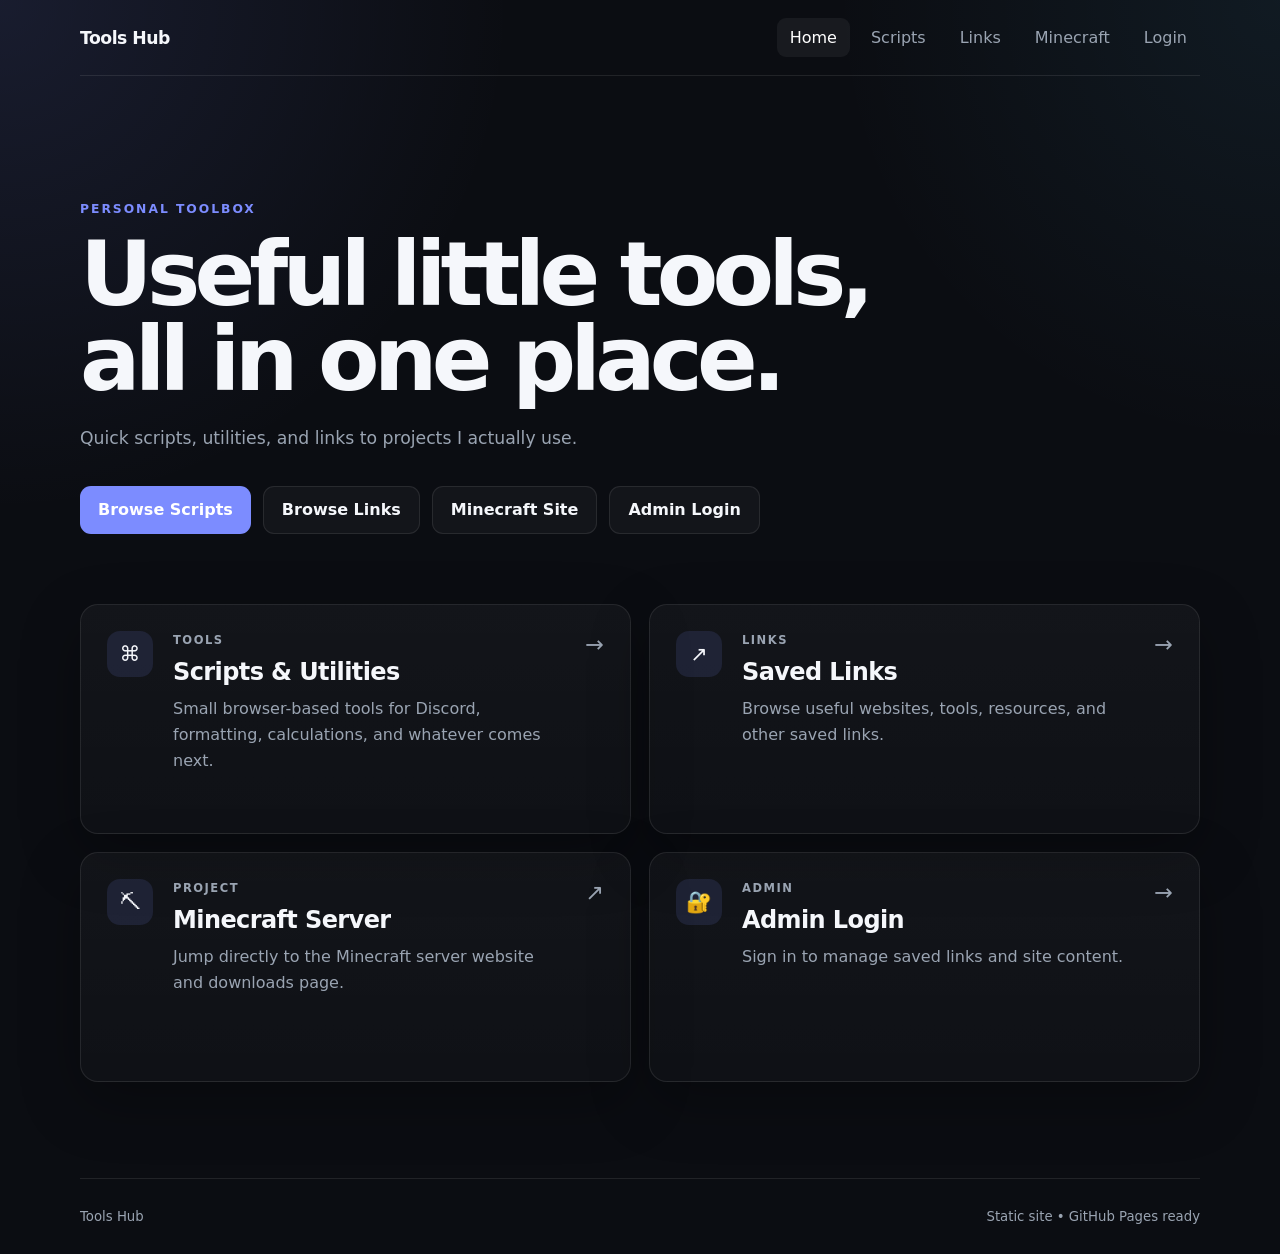
<file: index.html>
<!DOCTYPE html>
<html lang="en">
<head>
  <meta charset="UTF-8">
  <meta name="viewport" content="width=device-width, initial-scale=1.0">
  <meta name="description" content="Personal scripts, tools, and project links.">

  <title>Tools Hub</title>

  <!-- Main site styling -->
  <link rel="stylesheet" href="./assets/style.css">

  <!-- Shared navigation -->
  <script src="/assets/nav.js"></script>
</head>

<body>

  <!-- =========================
       SHARED TOP NAVIGATION
       ========================= -->
  <header class="site-header">

    <a class="brand" href="/">
      Tools Hub
    </a>

    <nav id="mainNav"></nav>

  </header>


  <!-- =========================
       MAIN CONTENT
       ========================= -->
  <main class="page-shell">


    <!-- =========================
         HERO
         ========================= -->
    <section class="hero">

      <p class="eyebrow">
        PERSONAL TOOLBOX
      </p>

      <h1>
        Useful little tools,<br>
        all in one place.
      </h1>

      <p class="hero-copy">
        Quick scripts, utilities, and links to projects I actually use.
      </p>


      <!-- Main buttons -->
      <div class="hero-actions">

        <a
          class="button primary"
          href="/scripts/"
        >
          Browse Scripts
        </a>

        <a
          class="button secondary"
          href="/links/"
        >
          Browse Links
        </a>

        <a
          class="button secondary"
          href="https://herd.amirdmgazzali.com/"
          target="_blank"
          rel="noopener"
        >
          Minecraft Site
        </a>

        <a
          class="button secondary"
          href="/admin/"
        >
          Admin Login
        </a>

      </div>

    </section>


    <!-- =========================
         FEATURE CARDS
         ========================= -->
    <section class="card-grid home-grid">


      <!-- =========================
           SCRIPTS
           ========================= -->
      <a
        class="feature-card"
        href="/scripts/"
      >

        <div class="card-icon">
          ⌘
        </div>

        <div>

          <p class="card-kicker">
            TOOLS
          </p>

          <h2>
            Scripts & Utilities
          </h2>

          <p>
            Small browser-based tools for Discord,
            formatting, calculations, and whatever comes next.
          </p>

        </div>

        <span class="card-arrow">
          →
        </span>

      </a>


      <!-- =========================
           LINKS
           ========================= -->
      <a
        class="feature-card"
        href="/links/"
      >

        <div class="card-icon">
          ↗
        </div>

        <div>

          <p class="card-kicker">
            LINKS
          </p>

          <h2>
            Saved Links
          </h2>

          <p>
            Browse useful websites, tools,
            resources, and other saved links.
          </p>

        </div>

        <span class="card-arrow">
          →
        </span>

      </a>


      <!-- =========================
           MINECRAFT
           ========================= -->
      <a
        class="feature-card"
        href="https://herd.amirdmgazzali.com/"
        target="_blank"
        rel="noopener"
      >

        <div class="card-icon">
          ⛏
        </div>

        <div>

          <p class="card-kicker">
            PROJECT
          </p>

          <h2>
            Minecraft Server
          </h2>

          <p>
            Jump directly to the Minecraft
            server website and downloads page.
          </p>

        </div>

        <span class="card-arrow">
          ↗
        </span>

      </a>


      <!-- =========================
           ADMIN
           ========================= -->
      <a
        class="feature-card"
        href="/admin/"
      >

        <div class="card-icon">
          🔐
        </div>

        <div>

          <p class="card-kicker">
            ADMIN
          </p>

          <h2>
            Admin Login
          </h2>

          <p>
            Sign in to manage saved links
            and site content.
          </p>

        </div>

        <span class="card-arrow">
          →
        </span>

      </a>

    </section>

  </main>


  <!-- =========================
       FOOTER
       ========================= -->
  <footer>

    <span>
      Tools Hub
    </span>

    <span>
      Static site • GitHub Pages ready
    </span>

  </footer>


  <!-- =========================
       START SHARED NAV
       ========================= -->
  <script>
    renderNav("Home");
  </script>

</body>
</html>
</file>
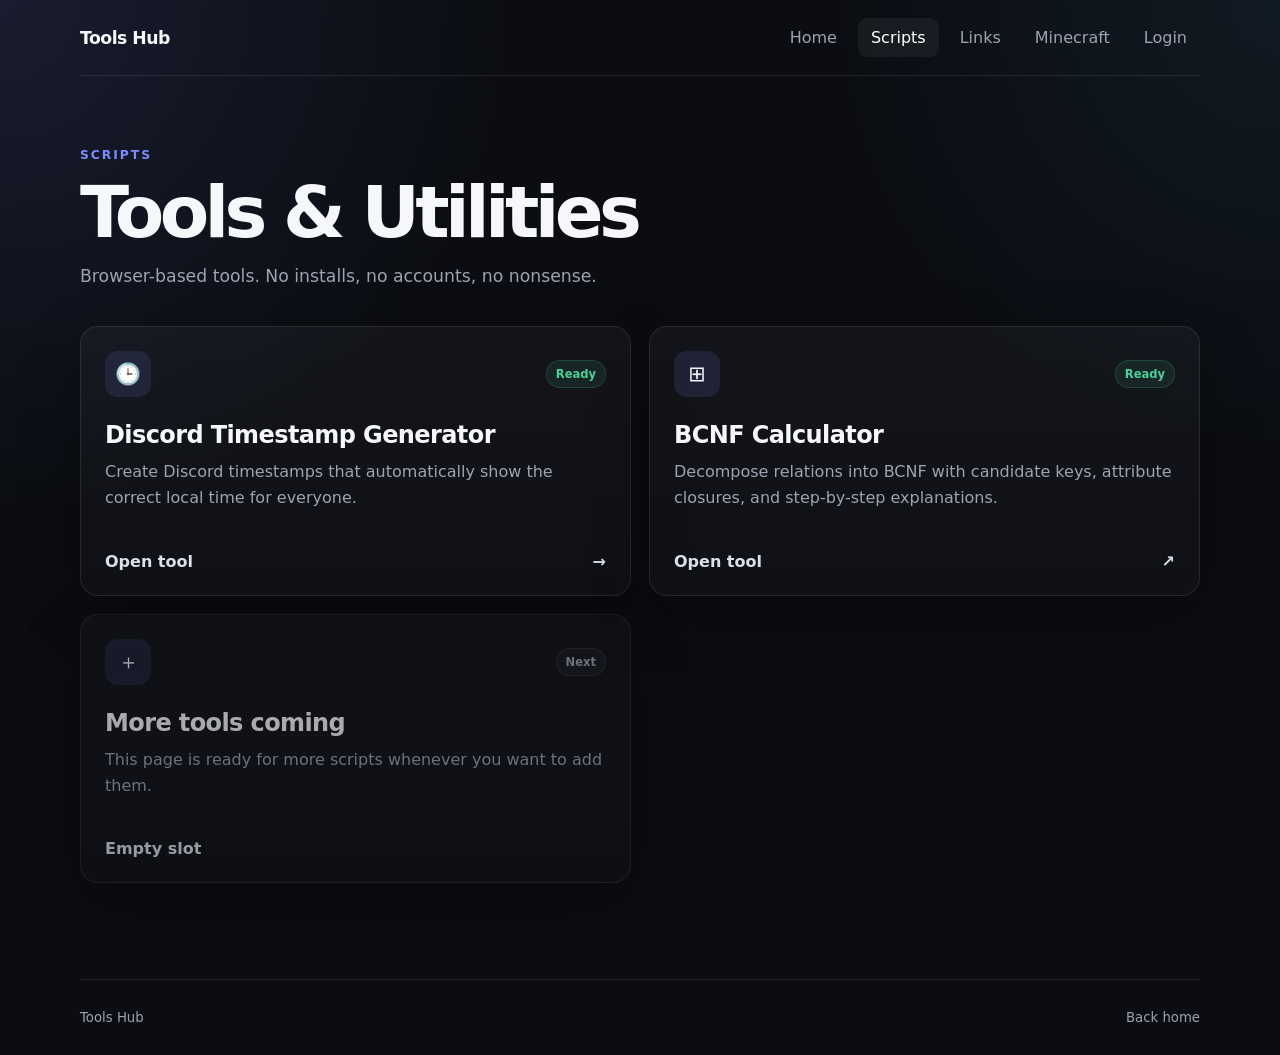
<file: scripts/index.html>
<!DOCTYPE html>
<html lang="en">
<head>
  <meta charset="UTF-8">
  <meta name="viewport" content="width=device-width, initial-scale=1.0">
  <meta name="description" content="Scripts and browser utilities.">

  <title>Scripts • Tools Hub</title>

  <!-- Main site styling -->
  <link rel="stylesheet" href="../assets/style.css">

  <!-- Shared navigation -->
  <script src="/assets/nav.js"></script>
</head>

<body>

  <!-- Shared top navigation -->
  <header class="site-header">
    <a class="brand" href="/">
      Tools Hub
    </a>

    <nav id="mainNav"></nav>
  </header>

  <!-- Main content -->
  <main class="page-shell">

    <section class="page-heading">
      <p class="eyebrow">
        SCRIPTS
      </p>

      <h1>
        Tools & Utilities
      </h1>

      <p>
        Browser-based tools. No installs, no accounts, no nonsense.
      </p>
    </section>

    <!-- Tool grid -->
    <section class="tool-grid">

      <!-- Discord Timestamp Tool -->
      <a
        class="tool-card"
        href="./discord-timestamp/"
      >
        <div class="tool-top">
          <span class="tool-icon">
            🕒
          </span>

          <span class="status-pill">
            Ready
          </span>
        </div>

        <h2>
          Discord Timestamp Generator
        </h2>

        <p>
          Create Discord timestamps that automatically
          show the correct local time for everyone.
        </p>

        <div class="tool-footer">
          <span>
            Open tool
          </span>

          <span>
            →
          </span>
        </div>
      </a>

      <!-- BCNF Calculator -->
      <a
        class="tool-card"
        href="https://bcnf.amirdmgazzali.com/"
        target="_blank"
        rel="noopener noreferrer"
      >
        <div class="tool-top">
          <span class="tool-icon">
            ⊞
          </span>

          <span class="status-pill">
            Ready
          </span>
        </div>

        <h2>
          BCNF Calculator
        </h2>

        <p>
          Decompose relations into BCNF with candidate keys,
          attribute closures, and step-by-step explanations.
        </p>

        <div class="tool-footer">
          <span>
            Open tool
          </span>

          <span>
            ↗
          </span>
        </div>
      </a>

      <!-- Keep this empty slot after the existing tools -->
      <article class="tool-card muted-card">
        <div class="tool-top">
          <span class="tool-icon">
            ＋
          </span>

          <span class="status-pill subtle">
            Next
          </span>
        </div>

        <h2>
          More tools coming
        </h2>

        <p>
          This page is ready for more scripts
          whenever you want to add them.
        </p>

        <div class="tool-footer">
          <span>
            Empty slot
          </span>
        </div>
      </article>

    </section>
  </main>

  <!-- Footer -->
  <footer>
    <span>
      Tools Hub
    </span>

    <span>
      <a href="/">
        Back home
      </a>
    </span>
  </footer>

  <!-- Start shared navigation -->
  <script>
    renderNav("Scripts");
  </script>

</body>
</html>
</file>
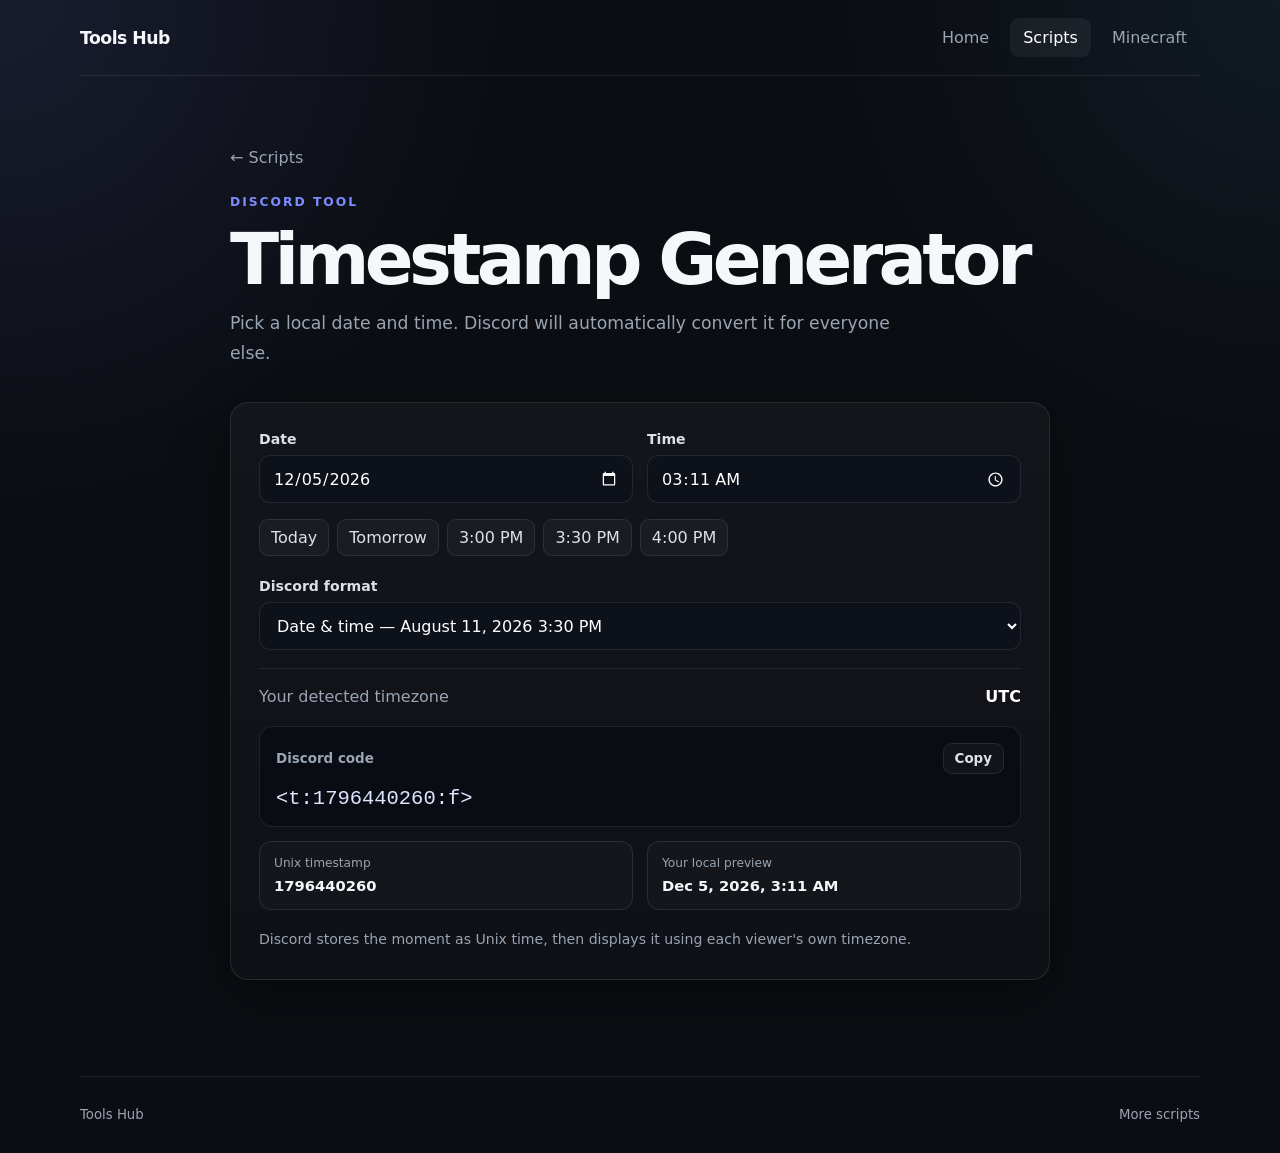
<file: scripts/discord-timestamp/index.html>
<!DOCTYPE html>
<html lang="en">
<head>
  <meta charset="UTF-8">
  <meta name="viewport" content="width=device-width, initial-scale=1.0">
  <meta name="description" content="Generate Discord timestamps that display in each viewer's local timezone.">
  <title>Discord Timestamp Generator • Tools Hub</title>
  <link rel="stylesheet" href="../../assets/style.css">
</head>
<body>
  <header class="site-header">
    <a class="brand" href="../../">Tools Hub</a>
    <nav>
      <a href="../../">Home</a>
      <a href="../" class="active">Scripts</a>
      <a href="https://YOUR-MINECRAFT-SITE-HERE.example" target="_blank" rel="noopener">Minecraft</a>
    </nav>
  </header>

  <main class="page-shell narrow">
    <section class="page-heading compact">
      <a class="back-link" href="../">← Scripts</a>
      <p class="eyebrow">DISCORD TOOL</p>
      <h1>Timestamp Generator</h1>
      <p>Pick a local date and time. Discord will automatically convert it for everyone else.</p>
    </section>

    <section class="generator-card">
      <div class="field-grid two-col">
        <label class="field">
          <span>Date</span>
          <input id="dateInput" type="date">
        </label>

        <label class="field">
          <span>Time</span>
          <input id="timeInput" type="time">
        </label>
      </div>

      <div class="quick-row">
        <button class="quick-btn" data-offset="today">Today</button>
        <button class="quick-btn" data-offset="tomorrow">Tomorrow</button>
        <button class="quick-btn" data-time="15:00">3:00 PM</button>
        <button class="quick-btn" data-time="15:30">3:30 PM</button>
        <button class="quick-btn" data-time="16:00">4:00 PM</button>
      </div>

      <label class="field">
        <span>Discord format</span>
        <select id="styleInput">
          <option value="t">Short time — 3:30 PM</option>
          <option value="T">Long time — 3:30:00 PM</option>
          <option value="d">Short date — 08/11/2026</option>
          <option value="D">Long date — August 11, 2026</option>
          <option value="f" selected>Date & time — August 11, 2026 3:30 PM</option>
          <option value="F">Full date & time — Tuesday, August 11, 2026 3:30 PM</option>
          <option value="R">Relative — in 4 hours</option>
        </select>
      </label>

      <div class="timezone-line">
        <span>Your detected timezone</span>
        <strong id="timezoneLabel">Detecting…</strong>
      </div>

      <div class="result-panel">
        <div class="result-header">
          <span>Discord code</span>
          <button id="copyButton" class="copy-button">Copy</button>
        </div>
        <code id="output">&lt;t:0000000000:f&gt;</code>
      </div>

      <div class="info-grid">
        <div class="info-box">
          <span>Unix timestamp</span>
          <strong id="unixOutput">—</strong>
        </div>
        <div class="info-box">
          <span>Your local preview</span>
          <strong id="previewOutput">—</strong>
        </div>
      </div>

      <p class="helper">
        Discord stores the moment as Unix time, then displays it using each viewer's own timezone.
      </p>
    </section>
  </main>

  <div id="toast" class="toast">Copied to clipboard</div>

  <footer>
    <span>Tools Hub</span>
    <span><a href="../">More scripts</a></span>
  </footer>

  <script src="./script.js"></script>
</body>
</html>
</file>
<file: assets/style.css>
* {
  box-sizing: border-box;
}

:root {
  --bg: #0b0d12;
  --panel: #121621;
  --panel-2: #171c28;
  --text: #f5f7fb;
  --muted: #9aa4b2;
  --line: rgba(255,255,255,.09);
  --accent: #7c8cff;
  --accent-2: #5e6ae8;
  --success: #4bd19b;
  --shadow: 0 20px 60px rgba(0,0,0,.28);
}

html {
  color-scheme: dark;
}

body {
  margin: 0;
  min-height: 100vh;
  background:
    radial-gradient(circle at top left, rgba(124,140,255,.12), transparent 32rem),
    radial-gradient(circle at top right, rgba(91,202,255,.07), transparent 28rem),
    var(--bg);
  color: var(--text);
  font-family: Inter, ui-sans-serif, system-ui, -apple-system, BlinkMacSystemFont, "Segoe UI", sans-serif;
}

a {
  color: inherit;
  text-decoration: none;
}

button,
input,
select {
  font: inherit;
}

.site-header {
  width: min(1120px, calc(100% - 32px));
  margin: 0 auto;
  min-height: 76px;
  display: flex;
  align-items: center;
  justify-content: space-between;
  border-bottom: 1px solid var(--line);
}

.brand {
  font-weight: 800;
  letter-spacing: -.03em;
  font-size: 1.08rem;
}

nav {
  display: flex;
  gap: 8px;
}

nav a {
  color: var(--muted);
  padding: 10px 13px;
  border-radius: 9px;
  transition: .2s ease;
}

nav a:hover,
nav a.active {
  color: white;
  background: rgba(255,255,255,.055);
}

.page-shell {
  width: min(1120px, calc(100% - 32px));
  margin: 0 auto;
  padding: 72px 0 96px;
}

.page-shell.narrow {
  width: min(820px, calc(100% - 32px));
}

.hero {
  max-width: 820px;
  padding: 54px 0 70px;
}

.eyebrow {
  margin: 0 0 16px;
  color: var(--accent);
  font-size: .77rem;
  font-weight: 800;
  letter-spacing: .16em;
}

h1,
h2,
p {
  margin-top: 0;
}

h1 {
  margin-bottom: 22px;
  font-size: clamp(3rem, 7vw, 6.3rem);
  line-height: .95;
  letter-spacing: -.065em;
}

.hero-copy,
.page-heading > p:last-child {
  max-width: 680px;
  color: var(--muted);
  font-size: 1.08rem;
  line-height: 1.7;
}

.hero-actions {
  display: flex;
  flex-wrap: wrap;
  gap: 12px;
  margin-top: 32px;
}

.button {
  display: inline-flex;
  min-height: 48px;
  align-items: center;
  justify-content: center;
  padding: 0 18px;
  border-radius: 11px;
  font-weight: 750;
  transition: .2s ease;
}

.button.primary {
  background: var(--accent);
  color: #fff;
}

.button.primary:hover {
  transform: translateY(-1px);
  background: var(--accent-2);
}

.button.secondary {
  border: 1px solid var(--line);
  background: rgba(255,255,255,.035);
}

.card-grid,
.tool-grid {
  display: grid;
  grid-template-columns: repeat(2, minmax(0, 1fr));
  gap: 18px;
}

.feature-card,
.tool-card,
.generator-card {
  border: 1px solid var(--line);
  background: linear-gradient(180deg, rgba(255,255,255,.035), rgba(255,255,255,.018));
  box-shadow: var(--shadow);
  border-radius: 18px;
}

.feature-card {
  min-height: 230px;
  padding: 26px;
  display: grid;
  grid-template-columns: auto 1fr auto;
  gap: 20px;
  align-items: start;
  transition: .2s ease;
}

.feature-card:hover,
.tool-card:hover {
  transform: translateY(-3px);
  border-color: rgba(124,140,255,.35);
}

.card-icon,
.tool-icon {
  display: grid;
  place-items: center;
  width: 46px;
  height: 46px;
  border-radius: 13px;
  background: rgba(124,140,255,.12);
  font-size: 1.3rem;
}

.card-kicker {
  color: var(--accent);
  font-size: .72rem;
  letter-spacing: .13em;
  font-weight: 800;
  margin-bottom: 8px;
}

.feature-card h2,
.tool-card h2 {
  margin-bottom: 10px;
  letter-spacing: -.025em;
}

.feature-card p,
.tool-card p {
  color: var(--muted);
  line-height: 1.65;
}

.card-arrow {
  color: var(--muted);
  font-size: 1.4rem;
}

.page-heading {
  margin-bottom: 34px;
}

.page-heading.compact h1,
.page-heading h1 {
  font-size: clamp(2.5rem, 6vw, 4.5rem);
  margin-bottom: 16px;
}

.back-link {
  display: inline-block;
  color: var(--muted);
  margin-bottom: 28px;
}

.back-link:hover {
  color: white;
}

.tool-card {
  padding: 24px;
  min-height: 250px;
  display: flex;
  flex-direction: column;
  transition: .2s ease;
}

.tool-top,
.tool-footer,
.result-header,
.timezone-line {
  display: flex;
  align-items: center;
  justify-content: space-between;
  gap: 16px;
}

.status-pill {
  color: var(--success);
  background: rgba(75,209,155,.09);
  border: 1px solid rgba(75,209,155,.18);
  padding: 6px 9px;
  border-radius: 999px;
  font-size: .72rem;
  font-weight: 800;
}

.status-pill.subtle {
  color: var(--muted);
  border-color: var(--line);
  background: rgba(255,255,255,.03);
}

.tool-card h2 {
  margin-top: 24px;
}

.tool-footer {
  margin-top: auto;
  padding-top: 24px;
  color: #dbe0e8;
  font-weight: 700;
}

.muted-card {
  opacity: .67;
}

.generator-card {
  padding: 28px;
}

.field-grid.two-col,
.info-grid {
  display: grid;
  grid-template-columns: repeat(2, minmax(0, 1fr));
  gap: 14px;
}

.field {
  display: block;
  margin-bottom: 18px;
}

.field > span {
  display: block;
  margin-bottom: 8px;
  color: #dbe0e8;
  font-size: .88rem;
  font-weight: 700;
}

input,
select {
  width: 100%;
  min-height: 48px;
  border: 1px solid var(--line);
  border-radius: 11px;
  background: #0d1119;
  color: white;
  padding: 0 13px;
  outline: none;
}

input:focus,
select:focus {
  border-color: rgba(124,140,255,.7);
  box-shadow: 0 0 0 3px rgba(124,140,255,.1);
}

.quick-row {
  display: flex;
  flex-wrap: wrap;
  gap: 8px;
  margin: -2px 0 22px;
}

.quick-btn,
.copy-button {
  border: 1px solid var(--line);
  background: rgba(255,255,255,.035);
  color: #dce1e9;
  border-radius: 9px;
  cursor: pointer;
  transition: .2s ease;
}

.quick-btn {
  padding: 8px 11px;
}

.quick-btn:hover,
.copy-button:hover {
  background: rgba(124,140,255,.12);
  border-color: rgba(124,140,255,.3);
}

.timezone-line {
  color: var(--muted);
  border-top: 1px solid var(--line);
  padding-top: 18px;
  margin-top: 4px;
}

.timezone-line strong {
  color: white;
  text-align: right;
}

.result-panel {
  margin-top: 20px;
  border: 1px solid var(--line);
  border-radius: 14px;
  background: #090c12;
  padding: 16px;
}

.result-header {
  margin-bottom: 13px;
  color: var(--muted);
  font-size: .84rem;
  font-weight: 700;
}

.copy-button {
  padding: 7px 11px;
}

#output {
  display: block;
  overflow-wrap: anywhere;
  color: #dfe4ff;
  font-size: clamp(1rem, 4vw, 1.28rem);
}

.info-grid {
  margin-top: 14px;
}

.info-box {
  border: 1px solid var(--line);
  border-radius: 12px;
  padding: 14px;
  background: rgba(255,255,255,.02);
}

.info-box span {
  display: block;
  color: var(--muted);
  font-size: .76rem;
  margin-bottom: 6px;
}

.info-box strong {
  font-size: .92rem;
}

.helper {
  color: var(--muted);
  line-height: 1.6;
  margin: 18px 0 0;
  font-size: .88rem;
}

.toast {
  position: fixed;
  left: 50%;
  bottom: 26px;
  transform: translate(-50%, 18px);
  opacity: 0;
  pointer-events: none;
  background: #f7f8fb;
  color: #11141a;
  border-radius: 10px;
  padding: 10px 14px;
  font-weight: 800;
  transition: .2s ease;
}

.toast.show {
  opacity: 1;
  transform: translate(-50%, 0);
}

footer {
  width: min(1120px, calc(100% - 32px));
  margin: 0 auto;
  border-top: 1px solid var(--line);
  min-height: 76px;
  display: flex;
  justify-content: space-between;
  align-items: center;
  color: var(--muted);
  font-size: .83rem;
}

footer a:hover {
  color: white;
}

@media (max-width: 760px) {
  .site-header {
    min-height: auto;
    padding: 18px 0;
    align-items: flex-start;
    gap: 18px;
    flex-direction: column;
  }

  nav {
    width: 100%;
    overflow-x: auto;
  }

  .page-shell {
    padding-top: 45px;
  }

  .hero {
    padding-top: 22px;
  }

  h1 {
    font-size: clamp(3rem, 16vw, 4.7rem);
  }

  .card-grid,
  .tool-grid,
  .field-grid.two-col,
  .info-grid {
    grid-template-columns: 1fr;
  }

  .feature-card {
    grid-template-columns: auto 1fr;
  }

  .card-arrow {
    display: none;
  }

  .generator-card {
    padding: 20px;
  }

  footer {
    padding: 20px 0;
    align-items: flex-start;
    gap: 8px;
    flex-direction: column;
  }
}
</file>
